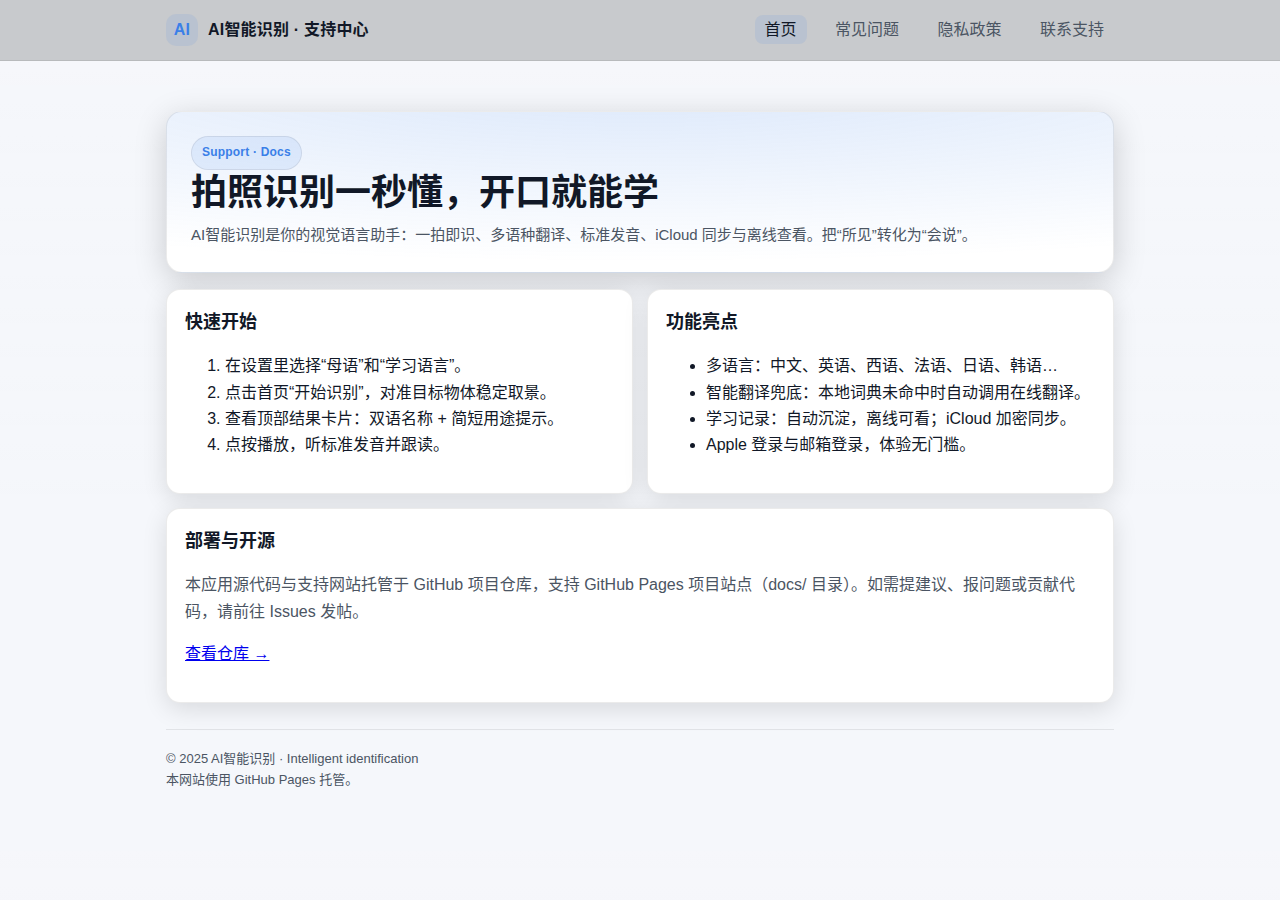
<file: docs/index.html>
<!doctype html>
<html lang="zh-CN">
<head>
	<meta charset="utf-8">
	<meta name="viewport" content="width=device-width,initial-scale=1">
	<title>AI智能识别 · 支持中心</title>
	<meta name="description" content="AI智能识别 支持中心 · 拍照识物，多语言翻译，学习记录与发音练习。">
	<link rel="stylesheet" href="./style.css">
</head>
<body>
	<nav class="nav">
		<div class="container">
			<a class="brand" href="./">
				<span class="badge">AI</span>
				<span>AI智能识别 · 支持中心</span>
			</a>
			<div class="links">
				<a class="active" href="./">首页</a>
				<a href="./faq.html">常见问题</a>
				<a href="./privacy.html">隐私政策</a>
				<a href="./contact.html">联系支持</a>
			</div>
		</div>
	</nav>

	<main class="container">
		<section class="hero">
			<div class="pill">Support · Docs</div>
			<h1>拍照识别一秒懂，开口就能学</h1>
			<p class="lead">AI智能识别是你的视觉语言助手：一拍即识、多语种翻译、标准发音、iCloud 同步与离线查看。把“所见”转化为“会说”。</p>
		</section>

		<section class="grid">
			<article class="card half">
				<h3>快速开始</h3>
				<ol>
					<li>在设置里选择“母语”和“学习语言”。</li>
					<li>点击首页“开始识别”，对准目标物体稳定取景。</li>
					<li>查看顶部结果卡片：双语名称 + 简短用途提示。</li>
					<li>点按播放，听标准发音并跟读。</li>
				</ol>
			</article>

			<article class="card half">
				<h3>功能亮点</h3>
				<ul>
					<li>多语言：中文、英语、西语、法语、日语、韩语…</li>
					<li>智能翻译兜底：本地词典未命中时自动调用在线翻译。</li>
					<li>学习记录：自动沉淀，离线可看；iCloud 加密同步。</li>
					<li>Apple 登录与邮箱登录，体验无门槛。</li>
				</ul>
			</article>

			<article class="card">
				<h3>部署与开源</h3>
				<p class="muted">本应用源代码与支持网站托管于 GitHub 项目仓库，支持 GitHub Pages 项目站点（docs/ 目录）。如需提建议、报问题或贡献代码，请前往 Issues 发帖。</p>
				<p><a href="https://github.com/Chenjiahong2024/Intelligent-identification" target="_blank" rel="noopener">查看仓库 →</a></p>
			</article>
		</section>

		<footer class="footer">
			<div>© 2025 AI智能识别 · Intelligent identification</div>
			<div class="muted">本网站使用 GitHub Pages 托管。</div>
		</footer>
	</main>
</body>
<!-- Build: Project Pages via /docs on main -->
</html>
</file>
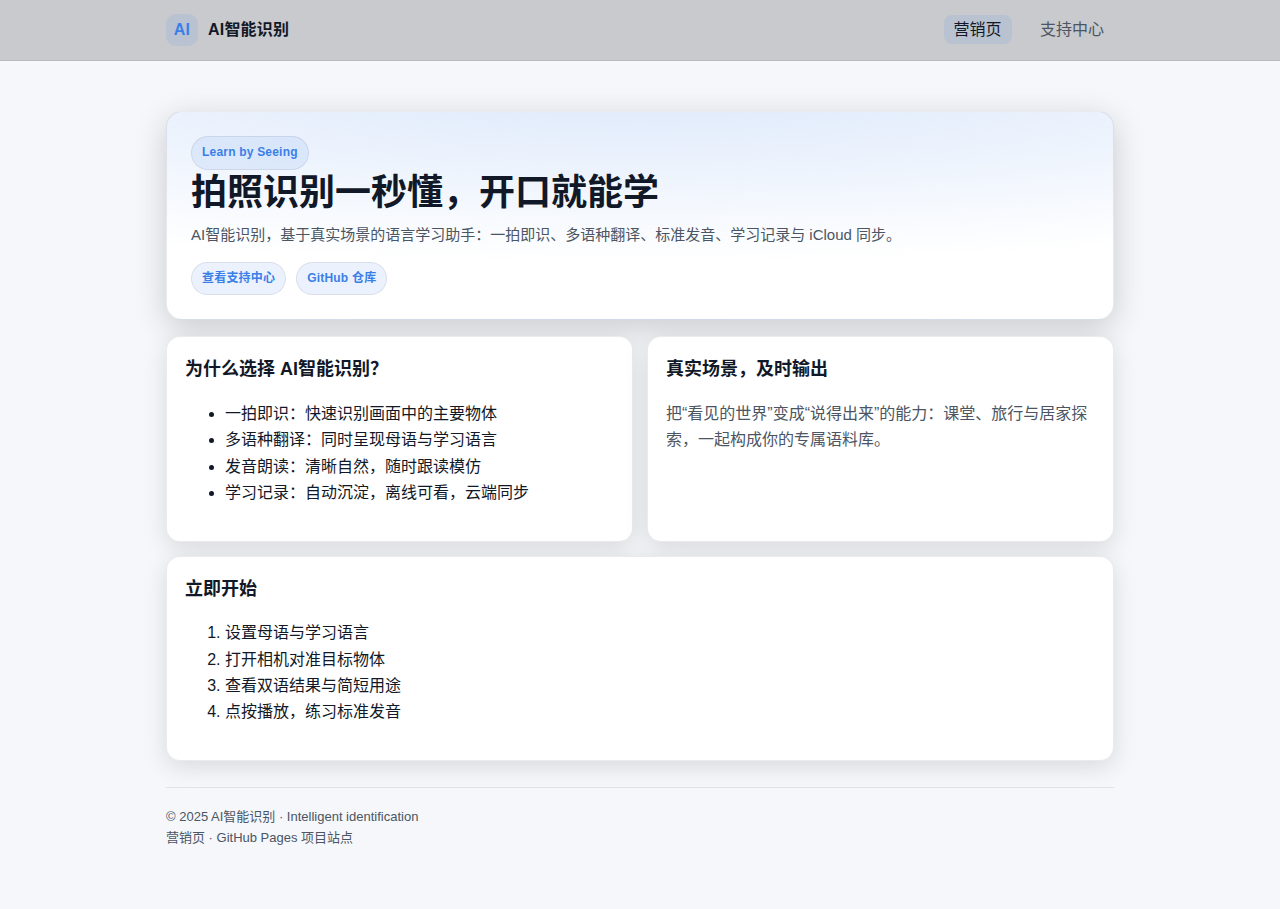
<file: docs/promo/index.html>
<!doctype html>
<html lang="zh-CN">
<head>
	<meta charset="utf-8">
	<meta name="viewport" content="width=device-width, initial-scale=1">
	<title>AI智能识别 · 营销页面</title>
	<meta name="description" content="AI智能识别——拍照识物，多语言翻译，发音练习与学习记录，一拍即学。">
	<link rel="stylesheet" href="../style.css">
	<meta property="og:title" content="AI智能识别 · 营销页面">
	<meta property="og:description" content="拍照识物，多语言翻译，发音练习与学习记录，一拍即学。">
	<meta property="og:type" content="website">
	<meta property="og:url" content="https://chenjiahong2024.github.io/Intelligent-identification/promo/">
</head>
<body>
	<nav class="nav">
		<div class="container">
			<a class="brand" href="./">
				<span class="badge">AI</span>
				<span>AI智能识别</span>
			</a>
			<div class="links">
				<a class="active" href="./">营销页</a>
				<a href="../">支持中心</a>
			</div>
		</div>
	</nav>

	<main class="container">
		<section class="hero">
			<div class="pill">Learn by Seeing</div>
			<h1>拍照识别一秒懂，开口就能学</h1>
			<p class="lead">AI智能识别，基于真实场景的语言学习助手：一拍即识、多语种翻译、标准发音、学习记录与 iCloud 同步。</p>
			<div style="margin-top:14px;display:flex;gap:10px;flex-wrap:wrap">
				<a class="links" href="../" style="margin:0;padding:0"><span class="pill">查看支持中心</span></a>
				<a class="links" href="https://github.com/Chenjiahong2024/Intelligent-identification" target="_blank" rel="noopener" style="margin:0;padding:0"><span class="pill">GitHub 仓库</span></a>
			</div>
		</section>

		<section class="grid">
			<article class="card half">
				<h3>为什么选择 AI智能识别？</h3>
				<ul>
					<li>一拍即识：快速识别画面中的主要物体</li>
					<li>多语种翻译：同时呈现母语与学习语言</li>
					<li>发音朗读：清晰自然，随时跟读模仿</li>
					<li>学习记录：自动沉淀，离线可看，云端同步</li>
				</ul>
			</article>
			<article class="card half">
				<h3>真实场景，及时输出</h3>
				<p class="muted">把“看见的世界”变成“说得出来”的能力：课堂、旅行与居家探索，一起构成你的专属语料库。</p>
			</article>
			<article class="card">
				<h3>立即开始</h3>
				<ol>
					<li>设置母语与学习语言</li>
					<li>打开相机对准目标物体</li>
					<li>查看双语结果与简短用途</li>
					<li>点按播放，练习标准发音</li>
				</ol>
			</article>
		</section>

		<footer class="footer">
			<div>© 2025 AI智能识别 · Intelligent identification</div>
			<div class="muted">营销页 · GitHub Pages 项目站点</div>
		</footer>
	</main>
</body>
</html>
</file>
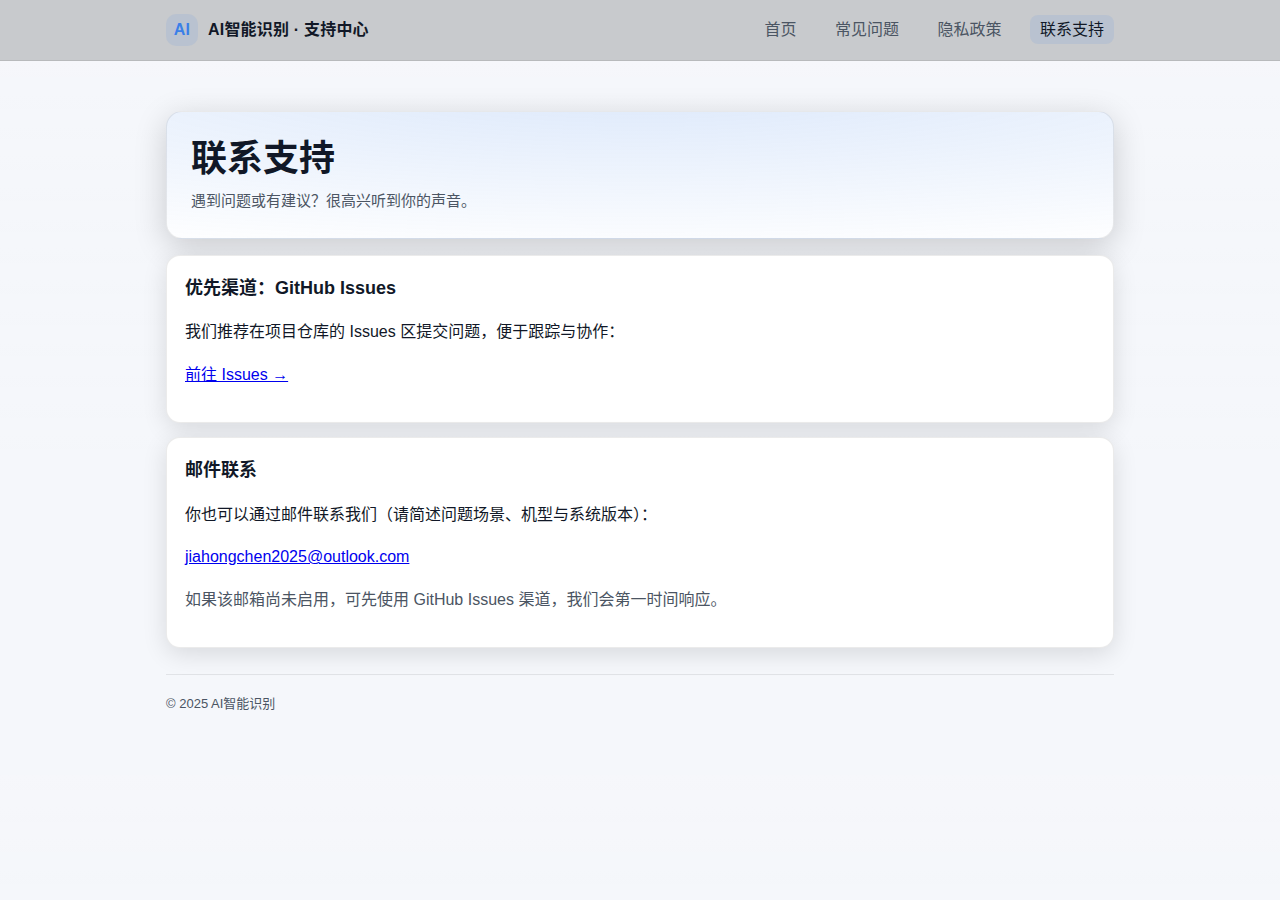
<file: docs/contact.html>
<!doctype html>
<html lang="zh-CN">
<head>
	<meta charset="utf-8">
	<meta name="viewport" content="width=device-width,initial-scale=1">
	<title>联系支持 · AI智能识别</title>
	<link rel="stylesheet" href="./style.css">
</head>
<body>
	<nav class="nav">
		<div class="container">
			<a class="brand" href="./">
				<span class="badge">AI</span>
				<span>AI智能识别 · 支持中心</span>
			</a>
			<div class="links">
				<a href="./">首页</a>
				<a href="./faq.html">常见问题</a>
				<a href="./privacy.html">隐私政策</a>
				<a class="active" href="./contact.html">联系支持</a>
			</div>
		</div>
	</nav>

	<main class="container">
		<section class="hero">
			<h1>联系支持</h1>
			<p class="lead">遇到问题或有建议？很高兴听到你的声音。</p>
		</section>

		<section class="grid">
			<article class="card">
				<h3>优先渠道：GitHub Issues</h3>
				<p>我们推荐在项目仓库的 Issues 区提交问题，便于跟踪与协作：</p>
				<p><a href="https://github.com/Chenjiahong2024/Intelligent-identification/issues" target="_blank" rel="noopener">前往 Issues →</a></p>
			</article>
			<article class="card">
				<h3>邮件联系</h3>
				<p>你也可以通过邮件联系我们（请简述问题场景、机型与系统版本）：</p>
				<p><a href="mailto:jiahongchen2025@outlook.com">jiahongchen2025@outlook.com</a></p>
				<p class="muted">如果该邮箱尚未启用，可先使用 GitHub Issues 渠道，我们会第一时间响应。</p>
			</article>
		</section>

		<footer class="footer">
			<div>© 2025 AI智能识别</div>
		</footer>
	</main>
</body>
</html>
</file>
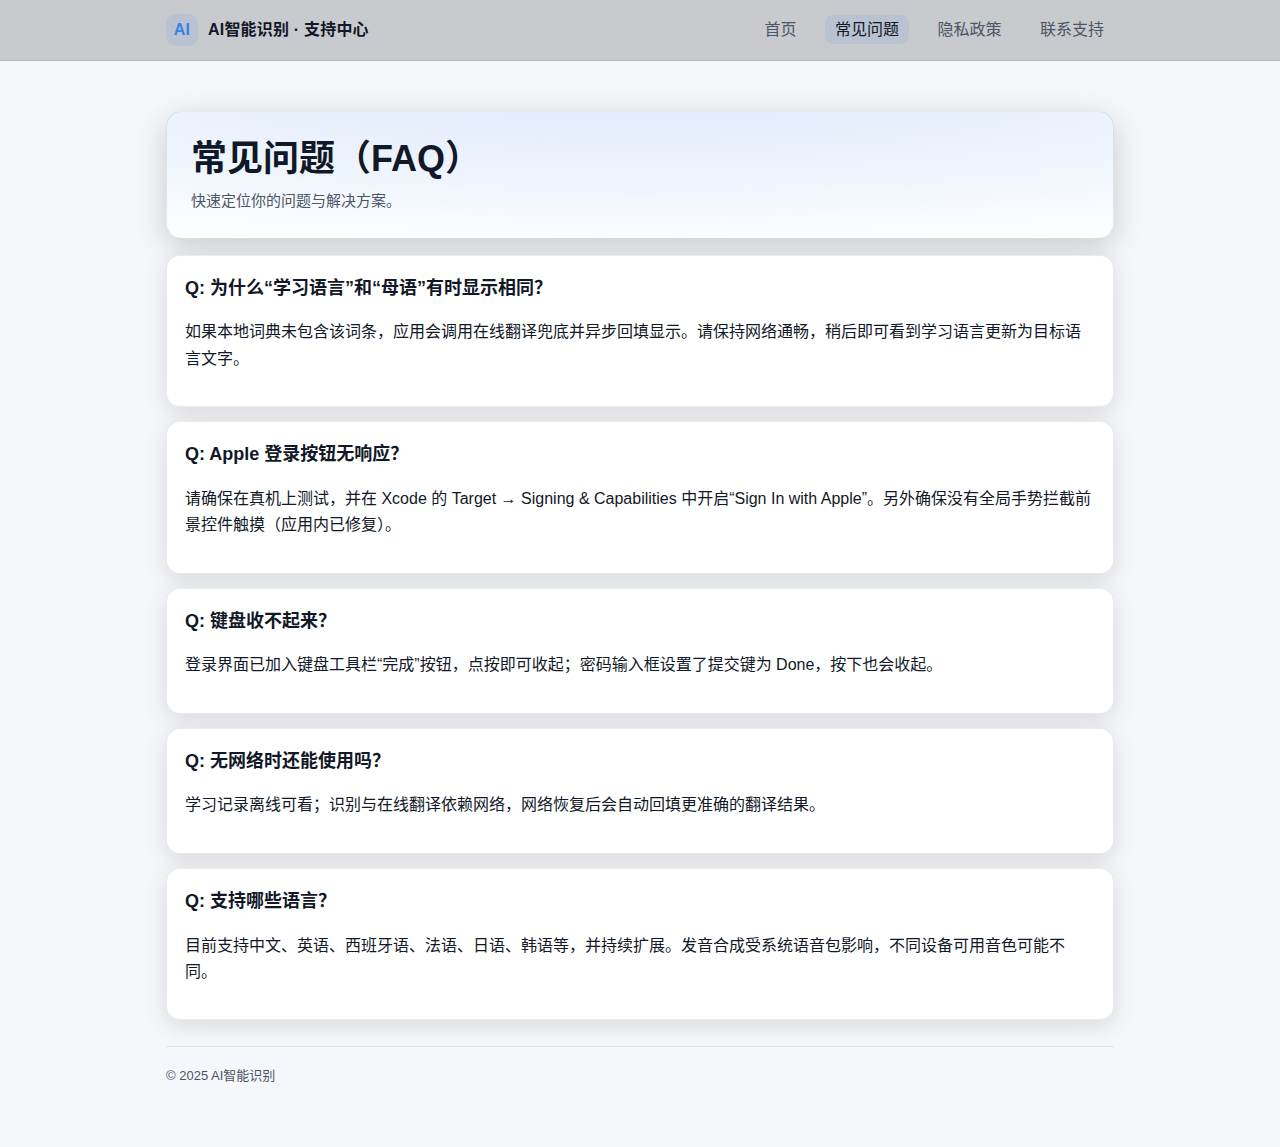
<file: docs/faq.html>
<!doctype html>
<html lang="zh-CN">
<head>
	<meta charset="utf-8">
	<meta name="viewport" content="width=device-width,initial-scale=1">
	<title>常见问题 · AI智能识别</title>
	<link rel="stylesheet" href="./style.css">
</head>
<body>
	<nav class="nav">
		<div class="container">
			<a class="brand" href="./">
				<span class="badge">AI</span>
				<span>AI智能识别 · 支持中心</span>
			</a>
			<div class="links">
				<a href="./">首页</a>
				<a class="active" href="./faq.html">常见问题</a>
				<a href="./privacy.html">隐私政策</a>
				<a href="./contact.html">联系支持</a>
			</div>
		</div>
	</nav>

	<main class="container">
		<section class="hero">
			<h1>常见问题（FAQ）</h1>
			<p class="lead">快速定位你的问题与解决方案。</p>
		</section>

		<section class="grid">
			<article class="card">
				<h3>Q: 为什么“学习语言”和“母语”有时显示相同？</h3>
				<p>如果本地词典未包含该词条，应用会调用在线翻译兜底并异步回填显示。请保持网络通畅，稍后即可看到学习语言更新为目标语言文字。</p>
			</article>

			<article class="card">
				<h3>Q: Apple 登录按钮无响应？</h3>
				<p>请确保在真机上测试，并在 Xcode 的 Target → Signing & Capabilities 中开启“Sign In with Apple”。另外确保没有全局手势拦截前景控件触摸（应用内已修复）。</p>
			</article>

			<article class="card">
				<h3>Q: 键盘收不起来？</h3>
				<p>登录界面已加入键盘工具栏“完成”按钮，点按即可收起；密码输入框设置了提交键为 Done，按下也会收起。</p>
			</article>

			<article class="card">
				<h3>Q: 无网络时还能使用吗？</h3>
				<p>学习记录离线可看；识别与在线翻译依赖网络，网络恢复后会自动回填更准确的翻译结果。</p>
			</article>

			<article class="card">
				<h3>Q: 支持哪些语言？</h3>
				<p>目前支持中文、英语、西班牙语、法语、日语、韩语等，并持续扩展。发音合成受系统语音包影响，不同设备可用音色可能不同。</p>
			</article>
		</section>

		<footer class="footer">
			<div>© 2025 AI智能识别</div>
		</footer>
	</main>
</body>
</html>
</file>
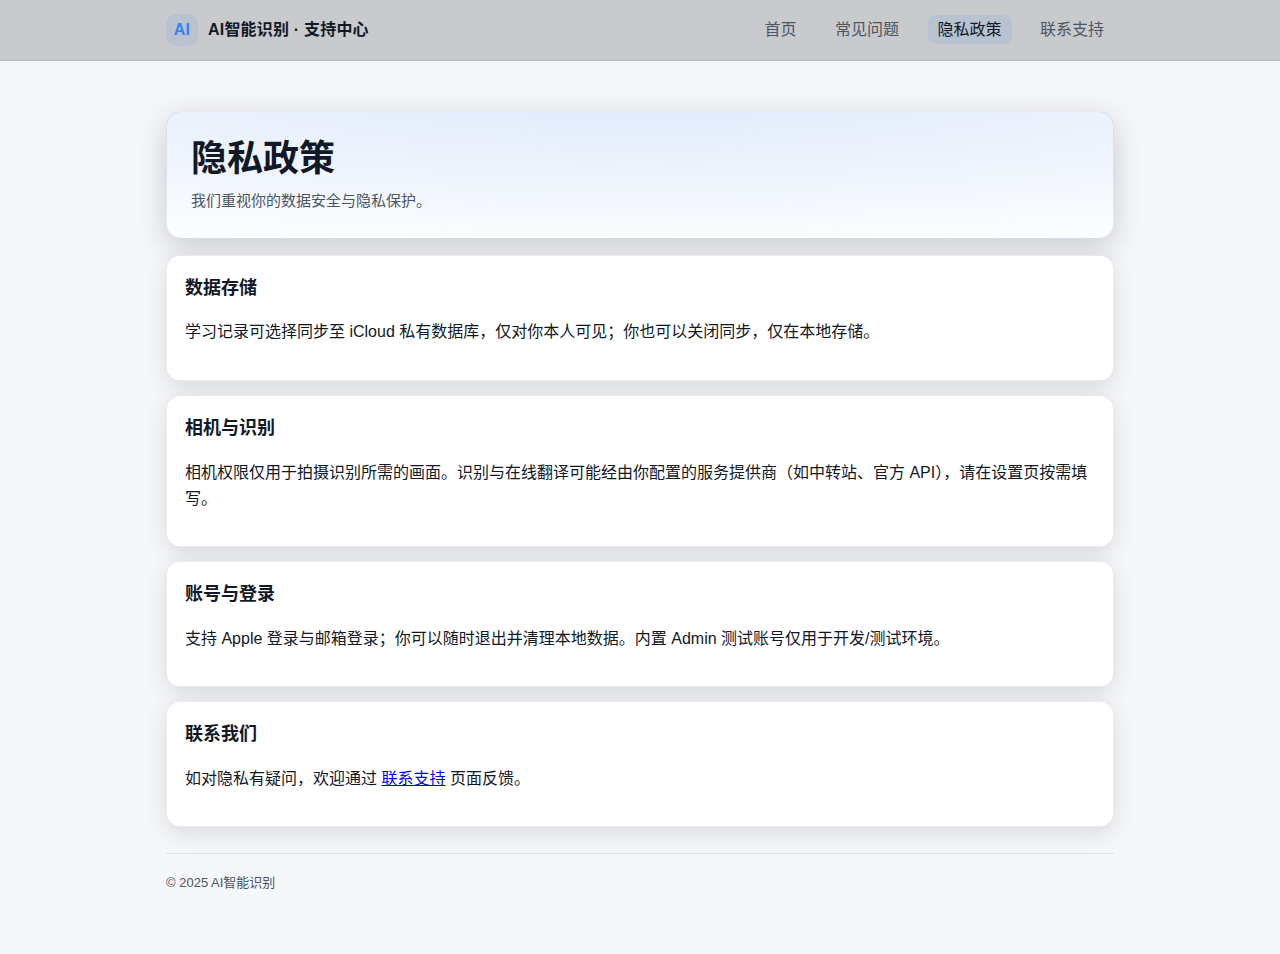
<file: docs/privacy.html>
<!doctype html>
<html lang="zh-CN">
<head>
	<meta charset="utf-8">
	<meta name="viewport" content="width=device-width,initial-scale=1">
	<title>隐私政策 · AI智能识别</title>
	<link rel="stylesheet" href="./style.css">
</head>
<body>
	<nav class="nav">
		<div class="container">
			<a class="brand" href="./">
				<span class="badge">AI</span>
				<span>AI智能识别 · 支持中心</span>
			</a>
			<div class="links">
				<a href="./">首页</a>
				<a href="./faq.html">常见问题</a>
				<a class="active" href="./privacy.html">隐私政策</a>
				<a href="./contact.html">联系支持</a>
			</div>
		</div>
	</nav>

	<main class="container">
		<section class="hero">
			<h1>隐私政策</h1>
			<p class="lead">我们重视你的数据安全与隐私保护。</p>
		</section>

		<section class="grid">
			<article class="card">
				<h3>数据存储</h3>
				<p>学习记录可选择同步至 iCloud 私有数据库，仅对你本人可见；你也可以关闭同步，仅在本地存储。</p>
			</article>
			<article class="card">
				<h3>相机与识别</h3>
				<p>相机权限仅用于拍摄识别所需的画面。识别与在线翻译可能经由你配置的服务提供商（如中转站、官方 API），请在设置页按需填写。</p>
			</article>
			<article class="card">
				<h3>账号与登录</h3>
				<p>支持 Apple 登录与邮箱登录；你可以随时退出并清理本地数据。内置 Admin 测试账号仅用于开发/测试环境。</p>
			</article>
			<article class="card">
				<h3>联系我们</h3>
				<p>如对隐私有疑问，欢迎通过 <a href="./contact.html">联系支持</a> 页面反馈。</p>
			</article>
		</section>

		<footer class="footer">
			<div>© 2025 AI智能识别</div>
		</footer>
	</main>
</body>
</html>
</file>
<file: docs/style.css>
/* 基础样式与浅色/深色模式支持 */
:root{
	--bg: #0b1119;
	--card: #101827;
	--text: #e5eefb;
	--muted: #a9bad3;
	--accent: #3A7FE8;
	--accent-soft: rgba(58,127,232,.12);
	--border: rgba(255,255,255,.08);
}
@media (prefers-color-scheme: light){
	:root{
		--bg: #F5F7FB;
		--card: #ffffff;
		--text: #111827;
		--muted: #4b5563;
		--accent: #3A7FE8;
		--accent-soft: rgba(58,127,232,.10);
		--border: rgba(0,0,0,.08);
	}
}
*{box-sizing:border-box}
html,body{padding:0;margin:0}
body{
	font-family: -apple-system, BlinkMacSystemFont, "SF Pro Text", "Segoe UI", Roboto, "Helvetica Neue", Arial, "PingFang SC", "Hiragino Sans GB", "Noto Sans CJK SC", "Microsoft YaHei", "Apple Color Emoji", "Segoe UI Emoji", "Segoe UI Symbol", sans-serif;
	background: linear-gradient(180deg, rgba(255,255,255,.06) 0%, rgba(255,255,255,0) 60%), var(--bg);
	color: var(--text);
	line-height: 1.65;
}
.container{
	max-width: 980px;
	margin: 0 auto;
	padding: 24px 16px 60px 16px;
}
.nav{
	position: sticky;
	top: 0;
	background: color-mix(in oklab, var(--bg) 86%, #000 14%);
	border-bottom: 1px solid var(--border);
	backdrop-filter: blur(12px);
	z-index: 10;
}
.nav .container{
	display: flex;
	align-items: center;
	justify-content: space-between;
	padding: 14px 16px;
}
.brand{
	display: flex;
	align-items: center;
	gap: 10px;
	color: var(--text);
	text-decoration: none;
	font-weight: 700;
	letter-spacing: .2px;
}
.brand .badge{
	width: 32px;height: 32px;
	display: grid;place-items: center;
	border-radius: 10px;
	background: var(--accent-soft);
	color: var(--accent);
	font-weight: 800;
}
.links a{
	color: var(--muted);
	text-decoration: none;
	margin-left: 14px;
	padding: 6px 10px;
	border-radius: 8px;
}
.links a.active, .links a:hover{
	color: var(--text);
	background: var(--accent-soft);
}
.hero{
	margin-top: 26px;
	padding: 24px;
	border: 1px solid var(--border);
	border-radius: 16px;
	background:
		radial-gradient(1200px 180px at 50% -30px, rgba(58,127,232,.18), transparent),
		var(--card);
	box-shadow: 0 8px 32px rgba(0,0,0,.18);
}
.hero h1{
	margin: 0 0 8px 0;
	font-size: clamp(24px, 3.2vw, 36px);
	line-height: 1.25;
}
.hero p.lead{
	margin: 0;
	color: var(--muted);
	font-size: 15px;
}
.grid{
	display: grid;
	grid-template-columns: repeat(12, 1fr);
	gap: 14px;
	margin-top: 16px;
}
.card{
	grid-column: span 12;
	border: 1px solid var(--border);
	border-radius: 14px;
	background: var(--card);
	padding: 18px;
	box-shadow: 0 6px 24px rgba(0,0,0,.12);
}
@media(min-width: 860px){
	.card.half{ grid-column: span 6; }
}
.card h3{
	margin: 0 0 8px 0;
	font-size: 18px;
}
.muted{ color: var(--muted); }
.pill{
	display: inline-flex; align-items: center; gap: 8px;
	padding: 6px 10px;
	border-radius: 999px;
	border: 1px solid var(--border);
	background: var(--accent-soft);
	color: var(--accent);
	font-size: 12px;
	font-weight: 700;
	letter-spacing: .2px;
}
.footer{
	margin-top: 26px;
	padding-top: 18px;
	border-top: 1px solid var(--border);
	color: var(--muted);
	font-size: 13px;
}
</file>
